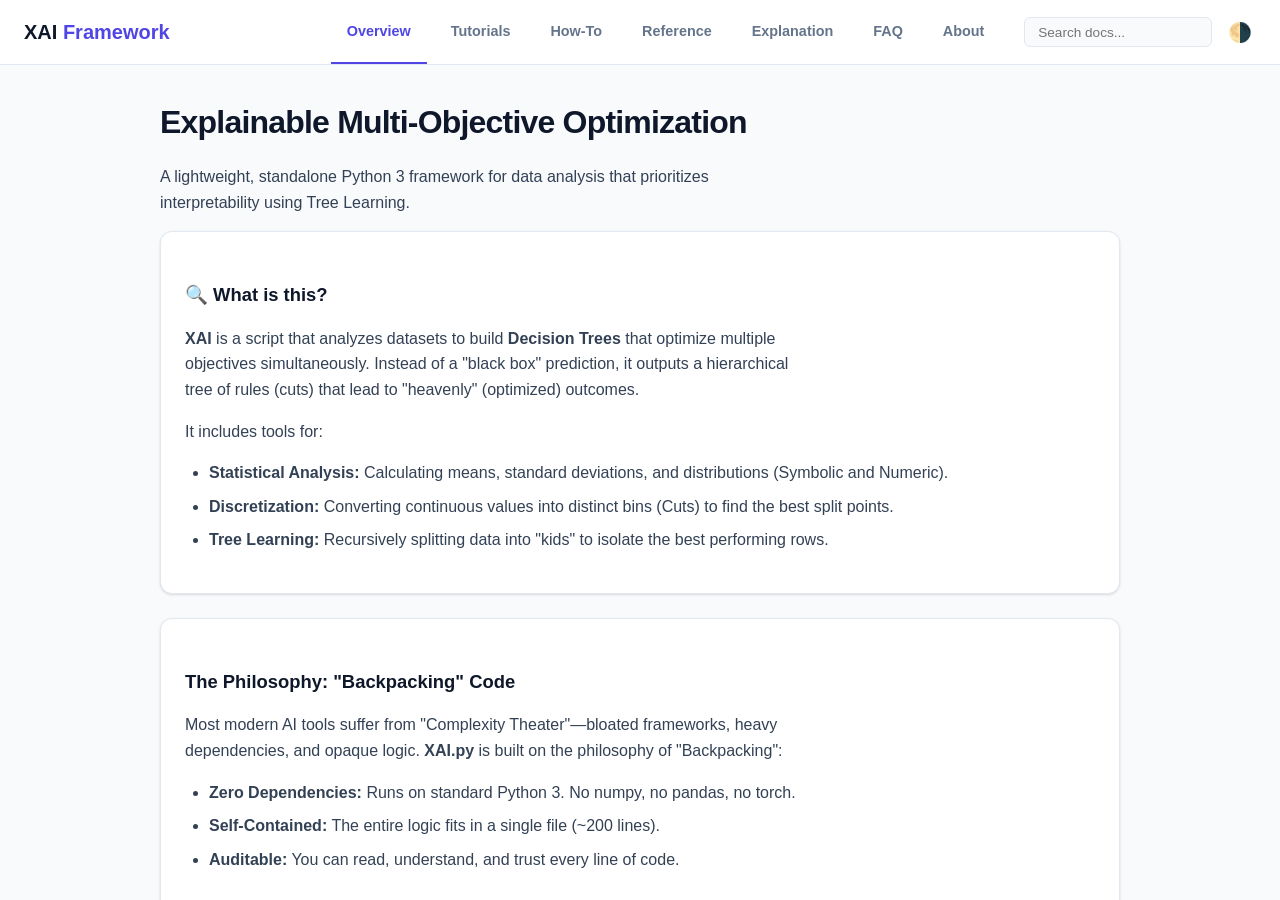
<file: docs/xai.html>
<!DOCTYPE html>
<html lang="en">
<head>
<meta charset="UTF-8">
<meta name="viewport" content="width=device-width, initial-scale=1.0">
<title>XAI Framework Documentation</title>
<style>
    /* VARIABLES & THEME */
    :root {
        --bg: #f8fafc;        /* slate-50 */
        --card-bg: #ffffff;
        --text-main: #334155; /* slate-700 */
        --text-head: #0f172a; /* slate-900 */
        --text-muted: #64748b;/* slate-500 */
        --primary: #4f46e5;   /* indigo-600 */
        --primary-hover: #4338ca;
        --primary-light: #e0e7ff; /* indigo-100 */
        --border: #e2e8f0;    /* slate-200 */
        --code-bg: #1e293b;   /* slate-800 */
        --code-text: #f1f5f9;
        --shadow: 0 1px 3px 0 rgb(0 0 0 / 0.1), 0 1px 2px -1px rgb(0 0 0 / 0.1);
    }

    [data-theme="dark"] {
        --bg: #0f172a;
        --card-bg: #1e293b;
        --text-main: #cbd5e1;
        --text-head: #f1f5f9;
        --text-muted: #94a3b8;
        --primary: #818cf8;
        --primary-hover: #6366f1;
        --primary-light: #312e81;
        --border: #334155;
        --code-bg: #020617;
        --shadow: 0 4px 6px -1px rgb(0 0 0 / 0.5);
    }

    /* BASE STYLES */
    body {
        font-family: -apple-system, BlinkMacSystemFont, "Segoe UI", Roboto, Helvetica, Arial, sans-serif;
        background-color: var(--bg);
        color: var(--text-main);
        margin: 0;
        line-height: 1.6;
        display: flex;
        flex-direction: column;
        height: 100vh;
        overflow: hidden;
    }

    a { color: var(--primary); text-decoration: none; transition: color 0.2s; }
    a:hover { color: var(--primary-hover); text-decoration: underline; }

    /* LAYOUT */
    header {
        background: var(--card-bg);
        border-bottom: 1px solid var(--border);
        height: 64px;
        flex-shrink: 0;
        display: flex;
        align-items: center;
        padding: 0 1.5rem;
        gap: 1.5rem;
        z-index: 10;
    }

    .brand {
        font-weight: 800;
        font-size: 1.25rem;
        color: var(--text-head);
        white-space: nowrap;
        margin-right: auto;
    }
    .brand span { color: var(--primary); }

    /* NAVIGATION */
    nav {
        display: flex;
        gap: 0.5rem;
        height: 100%;
        overflow-x: auto;
    }
    
    nav button {
        background: none;
        border: none;
        border-bottom: 2px solid transparent;
        color: var(--text-muted);
        font-weight: 600;
        font-size: 0.9rem;
        padding: 0 1rem;
        height: 100%;
        cursor: pointer;
        transition: all 0.2s;
        white-space: nowrap;
    }

    nav button:hover { color: var(--primary); }
    nav button.active { color: var(--primary); border-bottom-color: var(--primary); }

    /* UTILITIES */
    .controls { display: flex; gap: 0.75rem; align-items: center; }
    
    .search-box {
        position: relative;
    }
    .search-box input {
        background: var(--bg);
        border: 1px solid var(--border);
        padding: 0.4rem 0.8rem;
        border-radius: 6px;
        font-size: 0.85rem;
        color: var(--text-main);
        width: 160px;
        transition: width 0.2s;
    }
    .search-box input:focus { outline: 2px solid var(--primary-light); width: 220px; }

    .theme-toggle {
        background: none; border: none; font-size: 1.2rem; cursor: pointer; padding: 0.25rem;
        border-radius: 4px; color: var(--text-muted);
    }
    .theme-toggle:hover { background: var(--bg); color: var(--text-head); }

    /* MAIN CONTENT */
    main {
        flex: 1;
        overflow-y: auto;
        padding: 2rem 1rem;
        scroll-behavior: smooth;
    }

    .container {
        max-width: 960px;
        margin: 0 auto;
        display: flex;
        flex-direction: column;
        gap: 2rem;
    }

    /* SECTIONS & TABS */
    section { display: none; animation: fade 0.25s ease-out; }
    section.active { display: block; }
    @keyframes fade { from { opacity: 0; transform: translateY(5px); } to { opacity: 1; transform: translateY(0); } }

    h1 { font-size: 2rem; color: var(--text-head); margin: 0 0 1rem 0; letter-spacing: -0.025em; }
    h2 { font-size: 1.5rem; color: var(--text-head); margin: 2rem 0 1rem 0; letter-spacing: -0.025em; border-bottom: 1px solid var(--border); padding-bottom: 0.5rem; }
    h3 { font-size: 1.15rem; color: var(--text-head); margin: 1.5rem 0 0.75rem 0; font-weight: 600; display: flex; align-items: center; gap: 0.5rem; }
    p { margin-bottom: 1rem; max-width: 70ch; }
    
    /* TABLES */
    table { width: 100%; border-collapse: collapse; margin-bottom: 1.5rem; font-size: 0.95rem; }
    th, td { text-align: left; padding: 0.75rem; border-bottom: 1px solid var(--border); }
    th { color: var(--text-head); font-weight: 600; background-color: var(--bg); }
    tr:hover td { background-color: var(--bg); }

    /* CARDS */
    .card {
        background: var(--card-bg);
        border: 1px solid var(--border);
        border-radius: 0.75rem;
        padding: 1.5rem;
        box-shadow: var(--shadow);
        margin-bottom: 1.5rem;
    }
    
    .card.highlight { border: 1px solid var(--primary); }

    /* CODE BLOCKS */
    pre {
        background: var(--code-bg);
        color: var(--code-text);
        padding: 1rem;
        border-radius: 0.5rem;
        overflow-x: auto;
        font-family: "JetBrains Mono", Consolas, monospace;
        font-size: 0.85rem;
        position: relative;
        margin: 1rem 0;
    }

    code {
        font-family: "JetBrains Mono", Consolas, monospace;
        font-size: 0.85em;
        background: var(--primary-light);
        color: var(--primary);
        padding: 0.15em 0.3em;
        border-radius: 4px;
    }
    
    pre code { background: none; color: inherit; padding: 0; }

    .copy-btn {
        position: absolute;
        top: 0.5rem; right: 0.5rem;
        background: rgba(255,255,255,0.1);
        border: 1px solid rgba(255,255,255,0.2);
        color: var(--code-text);
        font-size: 0.7rem;
        padding: 0.25rem 0.5rem;
        border-radius: 4px;
        cursor: pointer;
        opacity: 0;
        transition: opacity 0.2s;
    }
    pre:hover .copy-btn { opacity: 1; }
    .copy-btn:hover { background: rgba(255,255,255,0.2); }

    /* LISTS & TABLES */
    ul { padding-left: 1.5rem; margin-bottom: 1rem; }
    li { margin-bottom: 0.5rem; }

    .api-list { list-style: none; padding: 0; }
    .api-item {
        border-bottom: 1px solid var(--border);
        padding: 1rem 0;
    }
    .api-item:last-child { border-bottom: none; }
    
    .signature {
        font-family: "JetBrains Mono", monospace;
        color: var(--primary);
        font-weight: 600;
        display: block;
        margin-bottom: 0.5rem;
        word-break: break-all;
    }
    
    .desc { color: var(--text-main); font-size: 0.95rem; }
    .type-def {
        font-size: 0.8rem;
        background: var(--bg);
        padding: 0.5rem;
        border-radius: 4px;
        border: 1px solid var(--border);
        margin-bottom: 1rem;
        font-family: "JetBrains Mono", monospace;
    }

    /* RESPONSIVE */
    @media (max-width: 768px) {
        header { flex-direction: column; height: auto; padding: 1rem; align-items: stretch; }
        .controls { justify-content: space-between; margin-top: 1rem; }
        nav { margin-top: 1rem; padding-bottom: 0.5rem; }
        .search-box input { width: 100%; }
        .search-box input:focus { width: 100%; }
    }
</style>
</head>
<body data-theme="light">

<header>
    <div class="brand">XAI <span>Framework</span></div>
    <nav>
        <button onclick="switchTab('overview')" class="active" id="btn-overview">Overview</button>
        <button onclick="switchTab('tutorials')" id="btn-tutorials">Tutorials</button>
        <button onclick="switchTab('how-to')" id="btn-how-to">How-To</button>
        <button onclick="switchTab('reference')" id="btn-reference">Reference</button>
        <button onclick="switchTab('explanation')" id="btn-explanation">Explanation</button>
        <button onclick="switchTab('faq')" id="btn-faq">FAQ</button>
        <button onclick="switchTab('about')" id="btn-about">About</button>
    </nav>
    <div class="controls">
        <div class="search-box">
            <input type="text" id="searchInput" placeholder="Search docs..." onkeyup="filterContent()">
        </div>
        <button class="theme-toggle" onclick="toggleTheme()" aria-label="Toggle Theme">🌗</button>
    </div>
</header>

<main>
    <div class="container">

        <section id="overview" class="active">
            <h1>Explainable Multi-Objective Optimization</h1>
            <p class="lead">A lightweight, standalone Python 3 framework for data analysis that prioritizes interpretability using Tree Learning.</p>
            
            <div class="card">
                <h3>🔍 What is this?</h3>
                <p><strong>XAI</strong> is a script that analyzes datasets to build <strong>Decision Trees</strong> that optimize multiple objectives simultaneously. Instead of a "black box" prediction, it outputs a hierarchical tree of rules (cuts) that lead to "heavenly" (optimized) outcomes.</p>
                <p>It includes tools for:</p>
                <ul>
                    <li><strong>Statistical Analysis:</strong> Calculating means, standard deviations, and distributions (Symbolic and Numeric).</li>
                    <li><strong>Discretization:</strong> Converting continuous values into distinct bins (Cuts) to find the best split points.</li>
                    <li><strong>Tree Learning:</strong> Recursively splitting data into "kids" to isolate the best performing rows.</li>
                </ul>
            </div>

            <div class="card">
                <h3>The Philosophy: "Backpacking" Code</h3>
                <p>
                    Most modern AI tools suffer from "Complexity Theater"—bloated frameworks, heavy dependencies, and opaque logic. 
                    <strong>XAI.py</strong> is built on the philosophy of "Backpacking":
                </p>
                <ul>
                    <li><strong>Zero Dependencies:</strong> Runs on standard Python 3. No numpy, no pandas, no torch.</li>
                    <li><strong>Self-Contained:</strong> The entire logic fits in a single file (~200 lines).</li>
                    <li><strong>Auditable:</strong> You can read, understand, and trust every line of code.</li>
                </ul>
            </div>
        </section>

        <section id="tutorials">
            <h1>Getting Started</h1>
            <p>Follow this guide to set up the environment and run your first tree analysis.</p>

            <article class="card">
                <h3>1. Installation</h3>
                <p>XAI is a single-file Python script. It requires <strong>Python 3</strong>. No external libraries are needed.</p>
                <pre><code>chmod +x xai.py
./xai.py -h</code></pre>
            </article>

            <article class="card">
                <h3>2. Preparing Data</h3>
                <p>Create a CSV file (e.g., <code>data.csv</code>). The first row must define column names. Use casing and suffixes to define column roles:</p>
                <ul>
                    <li><code>name</code>: <strong>Lowercase</strong> starts indicate Symbolic/Categorical columns.</li>
                    <li><code>Age</code>: <strong>Uppercase</strong> starts indicate Numeric columns.</li>
                    <li><code>Salary+</code>: Numeric goal to <strong>maximize</strong> (+).</li>
                    <li><code>Error-</code>: Numeric goal to <strong>minimize</strong> (-).</li>
                    <li><code>RegionX</code>: Suffix X indicates column to <strong>ignore</strong>.</li>
                </ul>
                <pre><code>name,    Age,  Salary+,  Error-
alice,   25,   50000,    0.1
bob,     35,   60000,    0.05
charlie, 45,   80000,    0.2</code></pre>
            </article>

            <article class="card">
                <h3>3. Tutorial: The Flight Project (Xomo)</h3>
                <p>This case study demonstrates how XAI reduces 24 complex variables down to 4 actionable rules.</p>
                <p><strong>The Data:</strong></p>
                <pre><code>DATA, AAX, ... (20 cols) ..., TIME, TOOL, EFFORT-, MONTHS-, DEFECTS-, RISKS-
2.8,  3.8, ...               , 3.0,  2.0,  1681,    35,      9129,     0.0
2.0,  3.7, ...               , 3.8,  2.0,  2677,    39,      16726,    0.2
... (hundreds of rows) ...</code></pre>

                <p><strong>Running the Analysis:</strong></p>
                <p>Use the <code>--tree</code> flag to generate an explanation tree.</p>
                <pre><code>./xai.py --tree xomo_flight.csv</code></pre>
                
                <p><strong>Interpreting Output:</strong></p>
                <pre><code> 
                                     score     N    EFFORT-, MONTHS-, DEFECTS-, RISKS-
                                     -----    ---   ----------------------------------
.                                  :   0.38:  398 : 13.0, 81.0, 0.38, 1.2
| RELY >= 1.2                      :   0.36:  162 : 16.0, 78.0, 0.36, 1.0
| | PVOL < 3.4                     :   0.33:   61 : 17.0, 72.0, 0.33, 0.8
| | | AEXP >= 2.2                  :   0.28:   31 : 17.0, 70.0, 0.28, 0.4
| | | | RISKS- < 2.1               :   0.15:   12 : 5.0, 20.0, 0.1, 0.0</code></pre>
                <p>
                    Out of 24 variables, the algorithm identified that only <strong>4 matter</strong> for achieving the best results (lowest score):
                    High reliability, stable platform (Low PVOL), experienced staff (High AEXP), and low initial risks.
                </p>
            </article>
        </section>

        <section id="how-to">
            <h1>Common Tasks</h1>

            <div class="card">
                <h3>How to ensure reproducible results</h3>
                <p>The framework uses <code>random</code> for shuffling and Gaussian generation. Set the seed using <code>-s</code>.</p>
                <pre><code>./xai.py -s 12345 --tree data.csv</code></pre>
            </div>

            <div class="card">
                <h3>How to control Tree Growth</h3>
                <p>You can control the depth and detail of the tree using the leaf size configuration. The tree stops growing when a node has fewer than <code>2 * leaf</code> rows.</p>
                <pre><code>./xai.py -l 10 --tree data.csv</code></pre>
            </div>
            
            <div class="card">
                <h3>How to configure Discretization</h3>
                <p>When finding cuts for numeric columns, the script divides data into bins. Adjust the number of bins with <code>-b</code>.</p>
                <pre><code>./xai.py -b 10 --tree data.csv</code></pre>
            </div>

            <div class="card">
                <h3>How to debug CSV loading</h3>
                <p>If your analysis fails, use the <code>--data</code> or <code>--csv</code> commands to verify the file is parsing correctly.</p>
                <pre><code>./xai.py --csv data.csv   # Prints raw rows
./xai.py --data data.csv  # Prints column statistics</code></pre>
            </div>
        </section>

        <section id="reference">
            <h1>Reference</h1>
            
            <h2>CLI Commands</h2>
            <div class="card">
                <p>Arguments are parsed via reflection on the global `the` object and functions starting with <code>go__</code>.</p>
                <table style="width:100%; text-align:left; border-collapse: collapse;">
                    <thead>
                        <tr style="border-bottom: 2px solid var(--border);">
                            <th style="padding: 0.5rem;">Flag</th>
                            <th style="padding: 0.5rem;">Arguments</th>
                            <th style="padding: 0.5rem;">Description</th>
                        </tr>
                    </thead>
                    <tbody>
                        <tr><td><code>-h</code></td><td>None</td><td>Show help.</td></tr>
                        <tr><td><code>-b</code></td><td>INT</td><td>Set number of bins for discretization (default 7).</td></tr>
                        <tr><td><code>-B</code></td><td>INT</td><td>Set Budget: number of rows to evaluate (default 30).</td></tr>
                        <tr><td><code>-C</code></td><td>INT</td><td>Set Check: number of guesses to check (default 5).</td></tr>
                        <tr><td><code>-d</code></td><td>FILE</td><td>Set data file to load (default "data.csv").</td></tr>
                        <tr><td><code>-l</code></td><td>INT</td><td>Set leaf size: min examples per leaf (default 2).</td></tr>
                        <tr><td><code>-s</code></td><td>INT</td><td>Set random number seed (default 1).</td></tr>
                        <tr><td><code>--all</code></td><td>FILE</td><td>Run all tests.</td></tr>
                        <tr><td><code>--num</code></td><td>None</td><td>Test Num class.</td></tr>
                        <tr><td><code>--sym</code></td><td>None</td><td>Test Sym class.</td></tr>
                        <tr><td><code>--csv</code></td><td>FILE</td><td>Test CSV loading.</td></tr>
                        <tr><td><code>--data</code></td><td>FILE</td><td>Test adding columns from file.</td></tr>
                        <tr><td><code>--clone</code></td><td>FILE</td><td>Test echoing structure of a table.</td></tr>
                        <tr><td><code>--distx</code></td><td>FILE</td><td>Sort rows by distance to one row (independent vars).</td></tr>
                        <tr><td><code>--disty</code></td><td>FILE</td><td>Sort rows by distance to heaven (dependent vars).</td></tr>
                        <tr><td><code>--bins</code></td><td>FILE</td><td>Show the rankings of bins.</td></tr>
                        <tr><td><code>--tree</code></td><td>FILE</td><td>Run the optimizer once, show the tree.</td></tr>
                        <tr><td><code>--xais</code></td><td>FILE</td><td>Run the optimizer 20 times, show stats (calls internal `go__xais`).</td></tr>
                    </tbody>
                </table>
            </div>

            <h2>API Documentation</h2>
            <div class="card">
                <p>The code uses <code>types.SimpleNamespace</code> (aliased as <code>obj</code>) for objects.</p>
                
                <h3>Constructors</h3>
                <ul class="api-list">
                    <li class="api-item">
                        <span class="signature">def Sym()</span>
                        <span class="desc">Constructs a Symbolic tracker. Attributes: <code>n</code>, <code>has</code>.</span>
                    </li>
                    <li class="api-item">
                        <span class="signature">def Num()</span>
                        <span class="desc">Constructs a Numeric tracker. Attributes: <code>n</code>, <code>mu</code>, <code>m2</code>.</span>
                    </li>
                    <li class="api-item">
                        <span class="signature">def Col(at=0, txt=" ")</span>
                        <span class="desc">Factory. Returns Num if <code>txt</code> starts upper-case, else Sym. Sets <code>best</code> (0 for minimize, 1 for maximize).</span>
                    </li>
                    <li class="api-item">
                        <span class="signature">def Cols(names)</span>
                        <span class="desc">Container for columns. <code>x</code> (independent), <code>y</code> (dependent goals).</span>
                    </li>
                    <li class="api-item">
                        <span class="signature">def Data(rows=None)</span>
                        <span class="desc">Main data container. Stores <code>rows</code>, <code>cols</code>, <code>_centroid</code>.</span>
                    </li>
                    <li class="api-item">
                        <span class="signature">def Cut(at, txt, lo, hi)</span>
                        <span class="desc">Represents a range/bin. Attributes: <code>xlo</code>, <code>xhi</code>, <code>y</code> (Num score).</span>
                    </li>
                    <li class="api-item">
                        <span class="signature">def Tree(n, mu, mids, cut, goals)</span>
                        <span class="desc">Node in the decision tree. Attributes: <code>kids</code> (dict), <code>cut</code> (rule), <code>goals</code> (list of goal names).</span>
                    </li>
                </ul>

                <h3 style="margin-top: 2rem;">Stats & Calculation</h3>
                <ul class="api-list">
                    <li class="api-item">
                        <span class="signature">def adds(src, i=None)</span>
                        <span class="desc">Batch update. Adds items from <code>src</code> into <code>i</code>.</span>
                    </li>
                    <li class="api-item">
                        <span class="signature">def add(i, v, inc=1)</span>
                        <span class="desc">Updates stats in <code>i</code> with value <code>v</code>. Recurses for Data/Cols.</span>
                    </li>
                    <li class="api-item">
                        <span class="signature">def norm(num, n)</span>
                        <span class="desc">Normalizes <code>n</code> using a Sigmoid function based on <code>num.mu</code> and <code>num.m2</code>.</span>
                    </li>
                    <li class="api-item">
                        <span class="signature">def sd(num)</span>
                        <span class="desc">Calculates standard deviation from <code>num.m2</code>.</span>
                    </li>
                    <li class="api-item">
                        <span class="signature">def mid(col)</span>
                        <span class="desc">Returns central tendency (mu for Num, mode for Sym).</span>
                    </li>
                    <li class="api-item">
                        <span class="signature">def mids(data)</span>
                        <span class="desc">Returns list of midpoints for all columns in data.</span>
                    </li>
                </ul>

                <h3 style="margin-top: 2rem;">Distances & Trees</h3>
                <ul class="api-list">
                    <li class="api-item">
                        <span class="signature">def disty(data, row)</span>
                        <span class="desc">Euclidean distance of a row's dependent variables (<code>data.cols.y</code>) to best possible values.</span>
                    </li>
                    <li class="api-item">
                        <span class="signature">def distx(data, row1, row2)</span>
                        <span class="desc">AHA distance between independent variables (<code>data.cols.x</code>).</span>
                    </li>
                    <li class="api-item">
                        <span class="signature">def cutBest(data, rows)</span>
                        <span class="desc">Finds the best single <code>Cut</code> that separates the rows to maximize goal scores.</span>
                    </li>
                    <li class="api-item">
                        <span class="signature">def cutsAll(col, rows, data)</span>
                        <span class="desc">Discretizes a specific column into bins based on <code>disty</code> scores.</span>
                    </li>
                    <li class="api-item">
                        <span class="signature">def treeGrow(data, rows=None, cut=None, uses=set())</span>
                        <span class="desc">Recursively builds a <code>Tree</code>. Stops if data size < <code>the.leaf * 2</code>. Populates <code>uses</code> set.</span>
                    </li>
                    <li class="api-item">
                        <span class="signature">def treeShow(tree, lvl=0, accept=True, width=60, dec=1)</span>
                        <span class="desc">Prints the tree structure to stdout with scores and population stats.</span>
                    </li>
                    <li class="api-item">
                        <span class="signature">def treeLeaf(tree, row)</span>
                        <span class="desc">Navigates the tree to find the leaf node corresponding to <code>row</code>.</span>
                    </li>
                </ul>
            </div>
        </section>

        <section id="explanation">
            <h1>Concepts & Architecture</h1>

            <div class="card">
                <h3>Comparison: XAI vs LIME/SHAP</h3>
                <table>
                    <thead>
                        <tr>
                            <th>Feature</th>
                            <th>LIME / SHAP</th>
                            <th>XAI.py</th>
                        </tr>
                    </thead>
                    <tbody>
                        <tr>
                            <td><strong>Output</strong></td>
                            <td>Feature Importance Weights (e.g., "Age is 0.8 important")</td>
                            <td>Actionable Ranges (e.g., "Age > 40")</td>
                        </tr>
                        <tr>
                            <td><strong>Scope</strong></td>
                            <td>Local (per instance) or Global</td>
                            <td>Global Rules for "Best" vs "Rest"</td>
                        </tr>
                        <tr>
                            <td><strong>Actionability</strong></td>
                            <td>Low (tells you <em>what</em> matters, not <em>how</em> to change it)</td>
                            <td>High (tells you exactly what boundaries to target)</td>
                        </tr>
                    </tbody>
                </table>
            </div>

            <div class="card">
                <h3>Causal Audit: Questions vs. Answers</h3>
                <p>How XAI answers the fundamental questions of causal auditing:</p>
                <table>
                    <tr>
                        <th>User Question</th>
                        <th>Tree Answer</th>
                    </tr>
                    <tr>
                        <td>What can I do?</td>
                        <td>The branches (rules) of the tree.</td>
                    </tr>
                    <tr>
                        <td>What happens if I do that?</td>
                        <td>The leaf statistics (mean/median of goals).</td>
                    </tr>
                    <tr>
                        <td>How sure are you?</td>
                        <td>The variance/spread in the leaf cluster.</td>
                    </tr>
                </table>
            </div>
            
            <div class="card">
                <h3>Sigmoid Normalization</h3>
                <p>Standard min-max normalization is sensitive to outliers. XAI uses a Sigmoid transformation to map values to 0..1 based on distribution.</p>
                <pre><code>z = (n - num.mu) / sd(num)
z = max(-3, min(3, z))
val = 1 / (1 + exp(-1.7 * z))</code></pre>
            </div>

            <div class="card">
                <h3>Tree Learning (Recursive Partitioning)</h3>
                <p>The core logic is in <code>treeGrow</code>. The algorithm:</p>
                <ol>
                    <li>Calculates the global score (distance to heaven) for the current set of rows.</li>
                    <li>Iterates through all independent columns (<code>x</code>) to find possible "Cuts" (splits).</li>
                    <li>Evaluates every cut using <code>cutScore</code>, which favors splits that create subgroups with better (lower) distance scores and low variance.</li>
                    <li>Selects the best Cut and splits data into <code>True</code> (pass) and <code>False</code> (fail) branches.</li>
                    <li>Recurses until the number of rows is too small (<code>the.leaf</code>).</li>
                </ol>
            </div>

            <div class="card">
                <h3>Discretization Score</h3>
                <p>To evaluate if a split is "good", the system uses a heuristic score. For a given bin (subset of rows):</p>
                <p>Score = &#956; + &#963; / (&radic;n + &epsilon;)</p>
                <p>Where &#956; is the mean distance to heaven, &#963; is the standard deviation, and n is the number of rows. This penalizes small sample sizes and high variance.</p>
            </div>
        </section>

        <section id="faq">
            <h1>FAQ & Design Decisions</h1>

            <div class="card">
                <h3>Why these default values?</h3>
                <p><strong><code>bins = 7</code></strong></p>
                <p>Based on <em>Miller's Law</em> (The Magical Number Seven, Plus or Minus Two). Humans can only hold about 7 items in working memory. Discretizing continuous data into more bins creates distinctions too fine for human cognitive processing.</p>

                <p><strong><code>Budget = 30</code></strong></p>
                <p>Based on sampling efficiency. In multi-objective optimization, we are looking for a "plateau" of good solutions, not a single needle in a haystack. 30 samples are often statistically sufficient to find the general direction of the pareto frontier.</p>
            </div>

            <div class="card">
                <h3>Is Python slow?</h3>
                <p>
                    "Premature optimization is the root of all evil." 
                    For datasets of this nature (thousands of rows, dozens of columns), standard Python is fast enough (sub-second). 
                    The bottleneck is usually human understanding, not CPU cycles. We prioritize code readability over raw execution speed.
                </p>
            </div>
        </section>

        <section id="about">
            <h1>About</h1>
            <div class="card">
                <p><strong>Author:</strong> Tim Menzies</p>
                <p><strong>License:</strong> MIT</p>
                <p><strong>Year:</strong> 2025</p>
            </div>

            <h3>Regeneration Prompt</h3>
            <p>This documentation was generated using the following prompt:</p>
            <pre style="white-space: pre-wrap; word-wrap: break-word;">
**Role:** Expert Technical Writer & Frontend Developer.
**Task:** Create a single-file, responsive HTML documentation for the provided Python script "[FILENAME]".

**1. Structure (The Diataxis Framework + Extras):**
   - **Overview:** A high-level summary of what the script does and its primary use case.
   - **Tutorials:** A narrative-driven "Getting Started" guide. Start with installation, then creating dummy data, then running a basic command.
   - **How-To:** A collection of recipe-based solutions for specific user goals (e.g., debugging, specific flags, interpreting output).
   - **Reference:** The technical dictionary. 
     - *CLI:* Document all configuration flags and action commands found by inspecting the argument parsing logic.
     - *API:* Document core classes, methods, and attributes. **Crucial:** You must list the full function signature with explicit Python type hints (e.g., `def my_func(x: int) -> str`) exactly as they appear in the source code.
   - **Explanation:** Conceptual background (algorithms, math) and architectural design decisions. **Note:** Use Unicode/HTML for math; do NOT use LaTeX/MathJax.
   - **About:** Project metadata and credits. **Crucial:** You must include a "Regeneration Prompt" subsection here containing the exact prompt used to generate this file, so the user can recreate it.

**2. Content Constraints (Strict Code Reflection):**
   - **Source of Truth:** All content must be derived *strictly* from the provided source code.
   - **Symbol Check:** ONLY document fields and methods actually present in the code.
     - *Allowed:* Document what exists (e.g., `Num.mu`, `Sym.has`).
     - *Forbidden:* Do NOT hallucinate standard library features or common methods (like `entropy`, `mode`, `min`, `max`) if they are not explicitly defined in the provided file.
   - **Idiom Accuracy:** Accurately describe the coding patterns used (e.g., if the code uses `argparse`, document that; if it uses `sys.argv` or docstring reflection, document that specifically).

**3. Visual Style (Modern & Responsive):**
   - **Theme:** Clean, modern aesthetic (e.g., Slate/Indigo or Gray/Blue palette).
   - **Architecture:** Use Semantic HTML5 tags (`&lt;nav&gt;`, `&lt;main&gt;`, `&lt;article&gt;`, `&lt;section&gt;`).
   - **Layout:** Card-based UI with a sidebar (desktop) or top navigation bar (mobile).
   - **Responsiveness:** Grid/Flexbox layouts must adapt seamlessly to mobile screens.
   - **Interactivity:**
     - Tabs must switch content instantly via vanilla JavaScript (no page reloads).
     - Include a simple **Search/Filter bar** to quickly find content.
     - Add **"Copy to Clipboard" buttons** to all code blocks.
   - **Dependencies:** Zero external CSS/JS dependencies (inline everything).
   - **Theming:** Use CSS Variables (`:root { --primary-color: ... }`) to handle colors and the Dark/Light mode toggle.
            </pre>
        </section>

    </div>
</main>

<script>
    // TAB LOGIC
    function switchTab(tabId) {
        // Hide all sections
        document.querySelectorAll('section').forEach(el => el.classList.remove('active'));
        // Deactivate all nav buttons
        document.querySelectorAll('nav button').forEach(el => el.classList.remove('active'));
        
        // Show target
        document.getElementById(tabId).classList.add('active');
        document.getElementById('btn-' + tabId).classList.add('active');
        
        // Deep linking
        if(history.pushState) {
            history.pushState(null, null, '#' + tabId);
        }
    }

    // THEME LOGIC
    function toggleTheme() {
        const body = document.body;
        const current = body.getAttribute('data-theme');
        body.setAttribute('data-theme', current === 'dark' ? 'light' : 'dark');
    }

    // SEARCH LOGIC
    function filterContent() {
        const query = document.getElementById('searchInput').value.toLowerCase();
        const activeSection = document.querySelector('section.active');
        
        if (!activeSection) return;

        // Search within cards and list items in the active section
        const targets = activeSection.querySelectorAll('.card, .api-item, tr');
        
        targets.forEach(el => {
            const text = el.innerText.toLowerCase();
            if (text.includes(query)) {
                el.style.display = "";
            } else {
                // Keep table headers visible
                if(el.tagName === 'TR' && el.querySelector('th')) return;
                el.style.display = "none";
            }
        });
    }

    // COPY BUTTON LOGIC
    document.querySelectorAll('pre').forEach(pre => {
        const btn = document.createElement('button');
        btn.className = 'copy-btn';
        btn.innerText = 'Copy';
        btn.onclick = () => {
            const code = pre.querySelector('code');
            const text = code ? code.innerText : pre.innerText;
            navigator.clipboard.writeText(text).then(() => {
                btn.innerText = 'Copied!';
                setTimeout(() => btn.innerText = 'Copy', 2000);
            });
        };
        pre.appendChild(btn);
    });

    // INIT
    // Check URL hash on load
    const hash = window.location.hash.substring(1);
    if (hash && document.getElementById(hash)) {
        switchTab(hash);
    }

    // System theme detection
    if (window.matchMedia && window.matchMedia('(prefers-color-scheme: dark)').matches) {
        document.body.setAttribute('data-theme', 'dark');
    }
</script>

</body>
</html>
</file>
